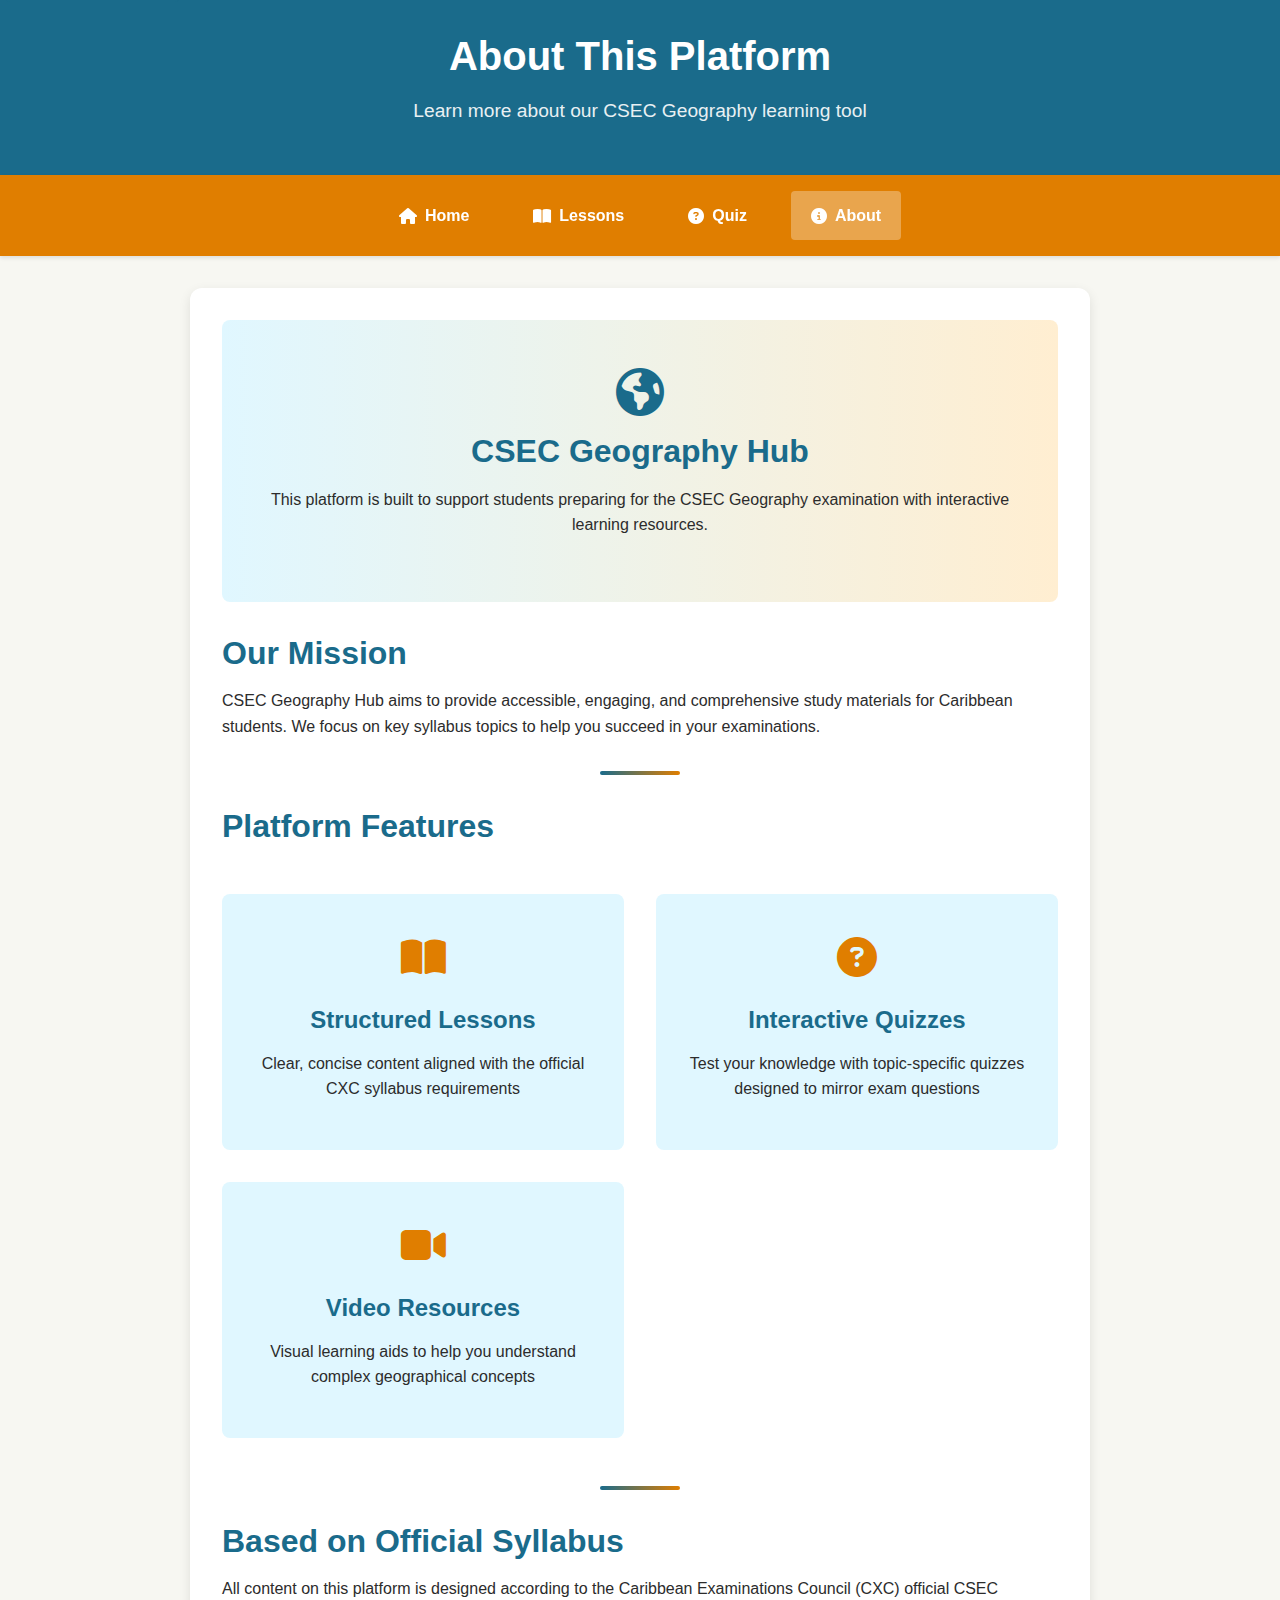
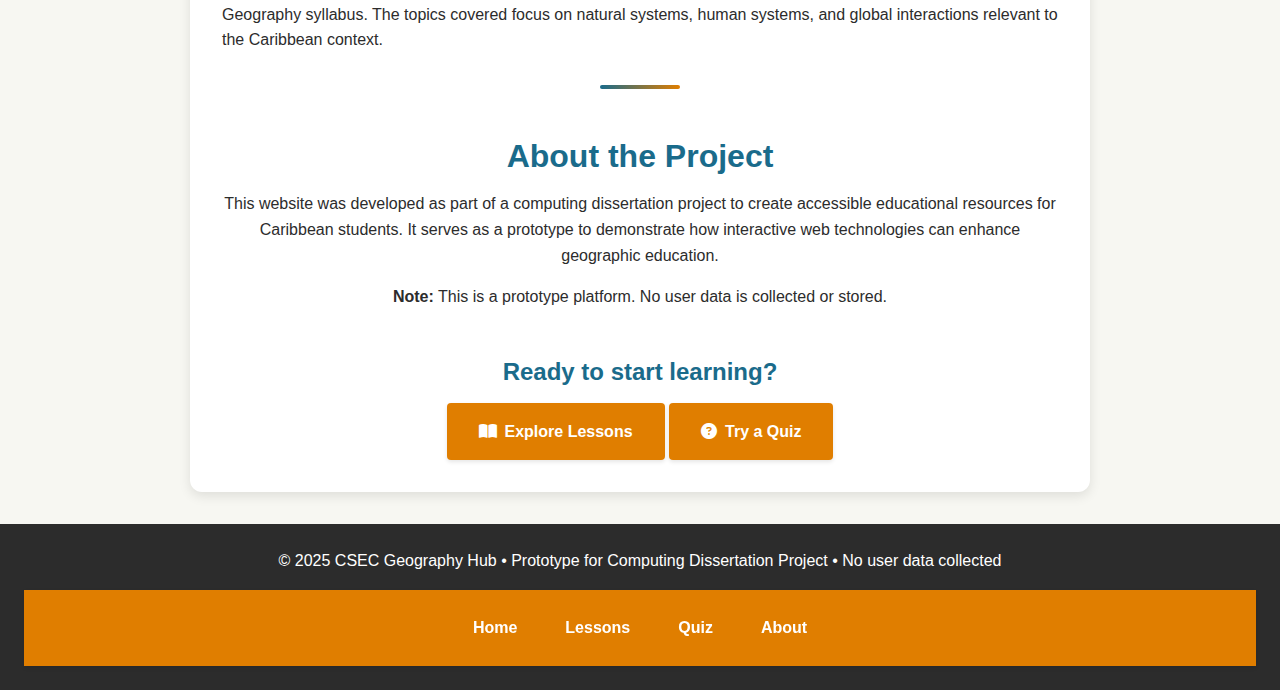
<file: aboutgeo.html>
<!DOCTYPE html>
<html lang="en">
<head>
  <meta charset="UTF-8" />
  <meta name="viewport" content="width=device-width, initial-scale=1.0"/>
  <meta name="description" content="About the CSEC Geography Hub learning platform">
  <title>About CSEC Geography Hub</title>
  <link rel="stylesheet" href="styles.css" />
  <link rel="stylesheet" href="https://cdnjs.cloudflare.com/ajax/libs/font-awesome/6.4.0/css/all.min.css">
  <style>
    .about-container {
      max-width: 900px;
      margin: 2rem auto;
      padding: 2rem;
      background: white;
      border-radius: 12px;
      box-shadow: 0 4px 12px rgba(0,0,0,0.1);
    }
    
    .feature-grid {
      display: grid;
      grid-template-columns: repeat(auto-fit, minmax(280px, 1fr));
      gap: 2rem;
      margin: 3rem 0;
    }
    
    .feature-card {
      background: var(--light-blue);
      padding: 2rem;
      border-radius: 8px;
      text-align: center;
      transition: all 0.3s ease;
    }
    
    .feature-card:hover, .feature-card:focus-within {
      transform: translateY(-5px);
      box-shadow: 0 5px 15px rgba(0,0,0,0.1);
    }
    
    .feature-icon {
      font-size: 2.5rem;
      color: var(--orange);
      margin-bottom: 1rem;
    }
    
    .about-hero {
      background: linear-gradient(to right, var(--light-blue), var(--light-orange));
      padding: 3rem 2rem;
      border-radius: 8px;
      text-align: center;
      margin-bottom: 2rem;
    }
    
    .about-hero h2 {
      margin-bottom: 1rem;
      color: var(--blue);
    }
    
    .team-section {
      margin: 3rem 0;
      text-align: center;
    }
    
    .divider {
      height: 4px;
      background: linear-gradient(to right, var(--blue), var(--orange));
      width: 80px;
      margin: 2rem auto;
      border-radius: 2px;
    }
  </style>
</head>
<body>
  <!-- Skip Navigation Link -->
  <a href="#main-content" class="skip-link">Skip to main content</a>
  
  <header role="banner">
    <h1>About This Platform</h1>
    <p>Learn more about our CSEC Geography learning tool</p>
  </header>
  
  <nav role="navigation" aria-label="Main navigation">
    <a href="geohomepage.html">
      <i class="fas fa-home" aria-hidden="true"></i> 
      <span>Home</span>
    </a>
    <a href="geolessons.html">
      <i class="fas fa-book-open" aria-hidden="true"></i> 
      <span>Lessons</span>
    </a>
    <a href="geoquiz.html">
      <i class="fas fa-question-circle" aria-hidden="true"></i> 
      <span>Quiz</span>
    </a>
    <a href="aboutgeo.html" class="active" aria-current="page">
      <i class="fas fa-info-circle" aria-hidden="true"></i> 
      <span>About</span>
    </a>
  </nav>
  
  <main id="main-content" role="main">
    <section class="about-container">
      <div class="about-hero" role="banner">
        <i class="fas fa-globe-americas fa-3x" style="color: var(--blue); margin-bottom: 1rem;" aria-hidden="true"></i>
        <h2>CSEC Geography Hub</h2>
        <p>This platform is built to support students preparing for the CSEC Geography examination with interactive learning resources.</p>
      </div>
      
      <div class="content">
        <section aria-labelledby="mission-heading">
          <h2 id="mission-heading">Our Mission</h2>
          <p>CSEC Geography Hub aims to provide accessible, engaging, and comprehensive study materials for Caribbean students. We focus on key syllabus topics to help you succeed in your examinations.</p>
        </section>
        
        <div class="divider" role="presentation"></div>
        
        <section aria-labelledby="features-heading">
          <h2 id="features-heading">Platform Features</h2>
          <div class="feature-grid" role="list">
            <article class="feature-card" role="listitem">
              <div class="feature-icon" aria-hidden="true">
                <i class="fas fa-book-open"></i>
              </div>
              <h3>Structured Lessons</h3>
              <p>Clear, concise content aligned with the official CXC syllabus requirements</p>
            </article>
            
            <article class="feature-card" role="listitem">
              <div class="feature-icon" aria-hidden="true">
                <i class="fas fa-question-circle"></i>
              </div>
              <h3>Interactive Quizzes</h3>
              <p>Test your knowledge with topic-specific quizzes designed to mirror exam questions</p>
            </article>
            
            <article class="feature-card" role="listitem">
              <div class="feature-icon" aria-hidden="true">
                <i class="fas fa-video"></i>
              </div>
              <h3>Video Resources</h3>
              <p>Visual learning aids to help you understand complex geographical concepts</p>
            </article>
          </div>
        </section>
        
        <div class="divider" role="presentation"></div>
        
        <section aria-labelledby="syllabus-heading">
          <h2 id="syllabus-heading">Based on Official Syllabus</h2>
          <p>All content on this platform is designed according to the Caribbean Examinations Council (CXC) official CSEC Geography syllabus. The topics covered focus on natural systems, human systems, and global interactions relevant to the Caribbean context.</p>
        </section>
        
        <div class="divider" role="presentation"></div>
        
        <section class="team-section" aria-labelledby="project-heading">
          <h2 id="project-heading">About the Project</h2>
          <p>This website was developed as part of a computing dissertation project to create accessible educational resources for Caribbean students. It serves as a prototype to demonstrate how interactive web technologies can enhance geographic education.</p>
          <p><strong>Note:</strong> This is a prototype platform. No user data is collected or stored.</p>
        </section>
        
        <section class="cta" style="text-align: center; margin-top: 3rem;" aria-labelledby="cta-heading">
          <h3 id="cta-heading">Ready to start learning?</h3>
          <a href="geolessons.html" class="btn" aria-describedby="lessons-desc">
            <i class="fas fa-book-open" aria-hidden="true"></i> 
            <span>Explore Lessons</span>
          </a>
          <a href="geoquiz.html" class="btn" aria-describedby="quiz-desc">
            <i class="fas fa-question-circle" aria-hidden="true"></i> 
            <span>Try a Quiz</span>
          </a>
          <div id="lessons-desc" class="sr-only">Browse available geography lessons</div>
          <div id="quiz-desc" class="sr-only">Test your knowledge with interactive quizzes</div>
        </section>
      </div>
    </section>
  </main>
  
  <footer role="contentinfo">
    <div class="footer-content">
      <p>&copy; 2025 CSEC Geography Hub • Prototype for Computing Dissertation Project • No user data collected</p>
      <nav class="footer-links" aria-label="Footer navigation">
        <a href="geohomepage.html">Home</a>
        <a href="geolessons.html">Lessons</a>
        <a href="geoquiz.html">Quiz</a>
        <a href="aboutgeo.html">About</a>
      </nav>
    </div>
  </footer>
</body>
</html>
</file>
<file: styles.css>
:root {
  --blue: #1a6b8b;
  --orange: #e07e00;
  --white: #F7F7F2;
  --dark: #2c2c2c;
  --light-blue: #e0f7ff;
  --light-orange: #ffeed1;
  --success: #4CAF50;
  --error: #d32f2f;
}

/* Base styles */
* {
  box-sizing: border-box;
  margin: 0;
  padding: 0;
}

body {
  font-family: 'Segoe UI', Tahoma, Geneva, Verdana, sans-serif;
  background: var(--white);
  color: var(--dark);
  line-height: 1.6;
  min-height: 100vh;
  display: flex;
  flex-direction: column;
}

/* Skip navigation link for accessibility */
.skip-link {
  position: absolute;
  top: -40px;
  left: 6px;
  background: var(--blue);
  color: white;
  padding: 8px;
  text-decoration: none;
  border-radius: 0 0 4px 4px;
  z-index: 1000;
  font-weight: bold;
}

.skip-link:focus {
  top: 0;
}

/* Screen reader only content */
.sr-only {
  position: absolute;
  width: 1px;
  height: 1px;
  padding: 0;
  margin: -1px;
  overflow: hidden;
  clip: rect(0, 0, 0, 0);
  white-space: nowrap;
  border: 0;
}

/* Typography */
h1, h2, h3, h4 {
  font-weight: 700;
  line-height: 1.2;
  margin-bottom: 1rem;
}

h1 {
  font-size: 2.5rem;
}

h2 {
  font-size: 2rem;
  color: var(--blue);
}

h3 {
  font-size: 1.5rem;
  color: var(--blue);
}

p {
  margin-bottom: 1rem;
}

a {
  color: var(--blue);
  text-decoration: underline;
  transition: all 0.3s ease;
}

a:hover, a:focus {
  color: var(--orange);
  outline: 2px solid var(--orange);
  outline-offset: 2px;
}

/* Header */
header {
  background: linear-gradient(to right, var(--blue), #1a6b8b);
  color: white;
  padding: 2rem 1rem;
  text-align: center;
  box-shadow: 0 4px 6px rgba(0, 0, 0, 0.1);
}

header p {
  font-size: 1.2rem;
  opacity: 0.9;
}

/* Navigation */
nav {
  background: var(--orange);
  display: flex;
  justify-content: center;
  gap: 1.5rem;
  padding: 1rem;
  position: sticky;
  top: 0;
  z-index: 100;
  box-shadow: 0 2px 4px rgba(0, 0, 0, 0.1);
}

nav a {
  color: white;
  text-decoration: none;
  font-weight: bold;
  padding: 0.75rem 1.25rem;
  border-radius: 4px;
  transition: all 0.3s ease;
  display: flex;
  align-items: center;
  gap: 0.5rem;
  min-height: 44px; /* Ensure minimum touch target size */
  min-width: 44px;
}

nav a:hover, nav a:focus {
  background-color: rgba(255, 255, 255, 0.2);
  transform: translateY(-2px);
  outline: 3px solid white;
  outline-offset: 2px;
}

nav a.active {
  background-color: rgba(255, 255, 255, 0.3);
  font-weight: 900;
}

/* Hero Section */
.hero {
  text-align: center;
  padding: 4rem 2rem;
  background-color: var(--light-blue);
  position: relative;
  overflow: hidden;
}

.hero::before {
  content: "";
  position: absolute;
  top: 0;
  left: 0;
  right: 0;
  bottom: 0;
  background-image: url('/images/serenity.jpg');
  background-size: cover;
  background-position: center;
  opacity: 0.1;
  z-index: -1;
}

.hero h2 {
  font-size: 2.5rem;
  margin-bottom: 1.5rem;
  color: var(--blue);
}

/* Enhanced focus indicators for better visibility */
*:focus {
  outline: 3px solid var(--orange);
  outline-offset: 2px;
}

/* Buttons */
.btn {
  background: var(--orange);
  color: white;
  padding: 1rem 2rem;
  border-radius: 4px;
  text-decoration: none;
  font-weight: bold;
  display: inline-flex;
  align-items: center;
  gap: 0.5rem;
  border: none;
  cursor: pointer;
  transition: all 0.3s ease;
  box-shadow: 0 2px 4px rgba(0, 0, 0, 0.1);
  min-height: 44px; /* Ensure minimum touch target size */
  font-size: 1rem;
}

.btn:hover, .btn:focus {
  background: #c56e00;
  transform: translateY(-2px);
  box-shadow: 0 4px 8px rgba(0, 0, 0, 0.15);
  text-decoration: none;
  color: white;
  outline: 3px solid var(--blue);
  outline-offset: 2px;
}

/* Topics Grid */
.topics {
  display: grid;
  grid-template-columns: repeat(auto-fit, minmax(300px, 1fr));
  gap: 2rem;
  padding: 2rem;
  max-width: 1200px;
  margin: 0 auto;
}

.topic-card {
  border: 2px solid var(--blue);
  border-radius: 12px;
  padding: 1.5rem;
  background: #fff;
  text-align: center;
  transition: all 0.3s ease;
  box-shadow: 0 2px 10px rgba(0, 0, 0, 0.05);
  cursor: pointer;
  position: relative;
}

.topic-card:hover, .topic-card:focus, .topic-card:focus-within {
  transform: translateY(-5px);
  box-shadow: 0 5px 15px rgba(0, 0, 0, 0.1);
  border-color: var(--orange);
  outline: 3px solid var(--orange);
  outline-offset: 2px;
}

.topic-card h3 {
  color: var(--blue);
  font-size: 1.5rem;
  margin-bottom: 1rem;
}

.topic-card p {
  color: var(--dark);
  line-height: 1.6;
}

.topic-card.active {
  background: var(--light-blue);
  border-color: var(--blue);
  box-shadow: 0 5px 15px rgba(0, 0, 0, 0.1);
}

/* Make topic cards keyboard accessible */
.topic-card[role="button"] {
  cursor: pointer;
}

.topic-card[role="button"]:focus {
  outline: 3px solid var(--orange);
  outline-offset: 2px;
}

/* Objectives Section */
.objectives {
  padding: 3rem 2rem;
  background-color: var(--light-orange);
  position: relative;
}

.objectives::before {
  content: "📚";
  position: absolute;
  top: 2rem;
  left: 2rem;
  font-size: 4rem;
  opacity: 0.1;
}

.objectives h2 {
  text-align: center;
  margin-bottom: 2rem;
  color: var(--dark);
}

.objectives ul {
  list-style-type: none;
  max-width: 800px;
  margin: 0 auto;
}

.objectives li {
  padding: 0.8rem 0;
  padding-left: 2.5rem;
  position: relative;
  font-size: 1.1rem;
}

.objectives li::before {
  content: "✓";
  position: absolute;
  left: 0;
  color: var(--blue);
  font-weight: bold;
}

/* Accordion */
.accordion-content {
  display: none;
  padding: 1.5rem 0;
  border-top: 1px solid #ddd;
  margin-top: 1.5rem;
  text-align: left;
}

.accordion-content.show {
  display: block;
  animation: fadeIn 0.5s ease;
}

.accordion-content h4 {
  color: var(--orange);
  margin: 1.5rem 0 1rem;
}

.accordion-content ul {
  padding-left: 1.5rem;
  margin-bottom: 1.5rem;
}

.accordion-content li {
  margin-bottom: 0.5rem;
}

/* Enhanced iframe accessibility */
iframe {
  border: 2px solid var(--blue);
}

iframe:focus {
  outline: 3px solid var(--orange);
  outline-offset: 2px;
}

/* Quiz Container */
.quiz-container {
  max-width: 900px;
  margin: 2rem auto;
  padding: 2rem;
  background: white;
  border-radius: 12px;
  box-shadow: 0 2px 10px rgba(0, 0, 0, 0.1);
}

.quiz-section {
  margin-bottom: 3rem;
  border-bottom: 2px solid var(--blue);
  padding-bottom: 2rem;
}

.quiz-section h2 {
  color: var(--orange);
  text-align: center;
  margin-bottom: 1.5rem;
  font-size: 2rem;
}

#quiz-natural, #quiz-weather, #quiz-tourism {
  margin-bottom: 2rem;
}

.question h3 {
  color: var(--blue);
  margin-bottom: 1.5rem;
  font-size: 1.3rem;
}

.question button {
  display: block;
  width: 100%;
  padding: 1rem;
  margin: 0.8rem 0;
  background: var(--white);
  border: 2px solid var(--blue);
  border-radius: 8px;
  cursor: pointer;
  transition: all 0.2s;
  text-align: left;
  font-size: 1rem;
  min-height: 44px; /* Ensure minimum touch target size */
}

.question button:hover, .question button:focus {
  background: var(--light-blue);
  border-color: var(--orange);
  transform: translateY(-2px);
  outline: 3px solid var(--orange);
  outline-offset: 2px;
}

.question button:disabled {
  cursor: not-allowed;
  opacity: 0.7;
}

.quiz-controls {
  text-align: center;
  margin-top: 2rem;
}

.start-btn, .results button {
  background: var(--orange);
  color: white;
  border: none;
  padding: 1rem 2rem;
  border-radius: 8px;
  font-weight: bold;
  cursor: pointer;
  margin: 1rem auto;
  font-size: 1.1rem;
  transition: all 0.3s;
  min-height: 44px;
  display: inline-flex;
  align-items: center;
  gap: 0.5rem;
}

.start-btn:hover, .start-btn:focus, .results button:hover, .results button:focus {
  background: #c56e00;
  transform: translateY(-2px);
  box-shadow: 0 4px 8px rgba(0, 0, 0, 0.15);
  outline: 3px solid var(--blue);
  outline-offset: 2px;
}

.results {
  padding: 1.5rem;
  background: var(--light-blue);
  border-radius: 8px;
  margin-top: 1.5rem;
  animation: fadeIn 0.5s ease;
}

.results h3 {
  color: var(--blue);
  margin-bottom: 1rem;
}

.progress {
  margin: 1rem 0;
  font-weight: bold;
  color: var(--blue);
}

.feedback {
  padding: 1rem;
  margin: 1.5rem 0;
  border-radius: 8px;
  animation: fadeIn 0.5s ease;
}

.correct {
  background: #e8f5e8;
  border-left: 4px solid var(--success);
}

.incorrect {
  background: #ffebee;
  border-left: 4px solid var(--error);
}

.hidden {
  display: none;
}

/* Footer */
footer {
  background: var(--dark);
  color: white;
  text-align: center;
  padding: 1.5rem;
  margin-top: auto;
}

.footer-links {
  margin-top: 1rem;
  display: flex;
  justify-content: center;
  gap: 2rem;
  flex-wrap: wrap;
}

.footer-links a {
  color: white;
  text-decoration: none;
  padding: 0.5rem;
  min-height: 44px;
  display: flex;
  align-items: center;
}

.footer-links a:hover, .footer-links a:focus {
  color: var(--orange);
  outline: 2px solid var(--orange);
  outline-offset: 2px;
}

/* Animations */
@keyframes fadeIn {
  from { opacity: 0; transform: translateY(10px); }
  to { opacity: 1; transform: translateY(0); }
}

/* Enhanced contrast for better readability */
.quiz-badge {
  display: inline-block;
  padding: 4px 12px;
  border-radius: 15px;
  font-size: 0.85rem;
  font-weight: bold;
  margin-left: 10px;
  color: white;
}

.quiz-badge.easy {
  background-color: #2e7d32;
}

.quiz-badge.medium {
  background-color: #f57c00;
}

.quiz-badge.hard {
  background-color: #c62828;
}

.score-display {
  font-size: 1.8rem;
  font-weight: bold;
  color: var(--blue);
  margin: 1rem 0;
}

.quiz-nav {
  display: flex;
  justify-content: center;
  gap: 1rem;
  margin-top: 2rem;
  flex-wrap: wrap;
}

.quiz-nav a {
  padding: 1rem 1.5rem;
  background-color: var(--light-blue);
  border-radius: 8px;
  transition: all 0.3s;
  text-decoration: none;
  color: var(--blue);
  font-weight: bold;
  min-height: 44px;
  display: flex;
  align-items: center;
  gap: 0.5rem;
}

.quiz-nav a:hover, .quiz-nav a:focus {
  background-color: var(--blue);
  color: white;
  outline: 3px solid var(--orange);
  outline-offset: 2px;
  transform: translateY(-2px);
}

.quiz-nav a.active {
  background-color: var(--blue);
  color: white;
}

.countdown {
  font-size: 1.2rem;
  font-weight: bold;
  color: var(--orange);
}

/* Responsive Design */
@media (max-width: 768px) {
  h1 {
    font-size: 2rem;
  }
  
  h2 {
    font-size: 1.8rem;
  }
  
  .hero {
    padding: 2rem 1rem;
  }
  
  .hero h2 {
    font-size: 1.8rem;
  }
  
  .topics {
    padding: 1rem;
    gap: 1rem;
  }
  
  .objectives {
    padding: 2rem 1rem;
  }
  
  .quiz-container {
    padding: 1.5rem;
    margin: 1rem;
  }
  
  nav {
    flex-wrap: wrap;
    gap: 0.5rem;
  }
  
  nav a {
    padding: 0.75rem 1rem;
    font-size: 0.9rem;
  }
  
  iframe {
    height: 240px;
  }
  
  .btn {
    padding: 0.875rem 1.5rem;
    font-size: 0.95rem;
  }
}

@media (max-width: 480px) {
  h1 {
    font-size: 1.8rem;
  }
  
  h2 {
    font-size: 1.5rem;
  }
  
  nav {
    flex-direction: column;
    align-items: center;
    padding: 0.5rem;
  }
  
  nav a {
    width: 100%;
    text-align: center;
    padding: 1rem;
    justify-content: center;
  }
  
  .topic-card {
    padding: 1rem;
  }
  
  .question button {
    padding: 1rem 0.75rem;
    font-size: 0.95rem;
  }
  
  iframe {
    height: 200px;
  }
  
  .footer-links {
    flex-direction: column;
    gap: 1rem;
  }
  
  .quiz-nav {
    flex-direction: column;
    align-items: center;
  }
  
  .quiz-nav a {
    width: 100%;
    max-width: 300px;
    justify-content: center;
  }
}

/* High contrast mode support */
@media (prefers-contrast: high) {
  :root {
    --blue: #000080;
    --orange: #ff4500;
    --dark: #000000;
  }
  
  .btn, nav a {
    border: 2px solid currentColor;
  }
  
  .topic-card {
    border-width: 3px;
  }
}

/* Reduced motion support */
@media (prefers-reduced-motion: reduce) {
  * {
    animation-duration: 0.01ms !important;
    animation-iteration-count: 1 !important;
    transition-duration: 0.01ms !important;
  }
  
  .hero::before {
    animation: none;
  }
  
  .topic-card:hover {
    transform: none;
  }
  
  .btn:hover {
    transform: none;
  }
}

/* Print styles */
@media print {
  .skip-link,
  nav,
  .btn,
  .quiz-controls,
  footer {
    display: none;
  }
  
  body {
    color: black;
    background: white;
  }
  
  .topic-card,
  .quiz-container {
    box-shadow: none;
    border: 1px solid black;
  }
}
</file>
